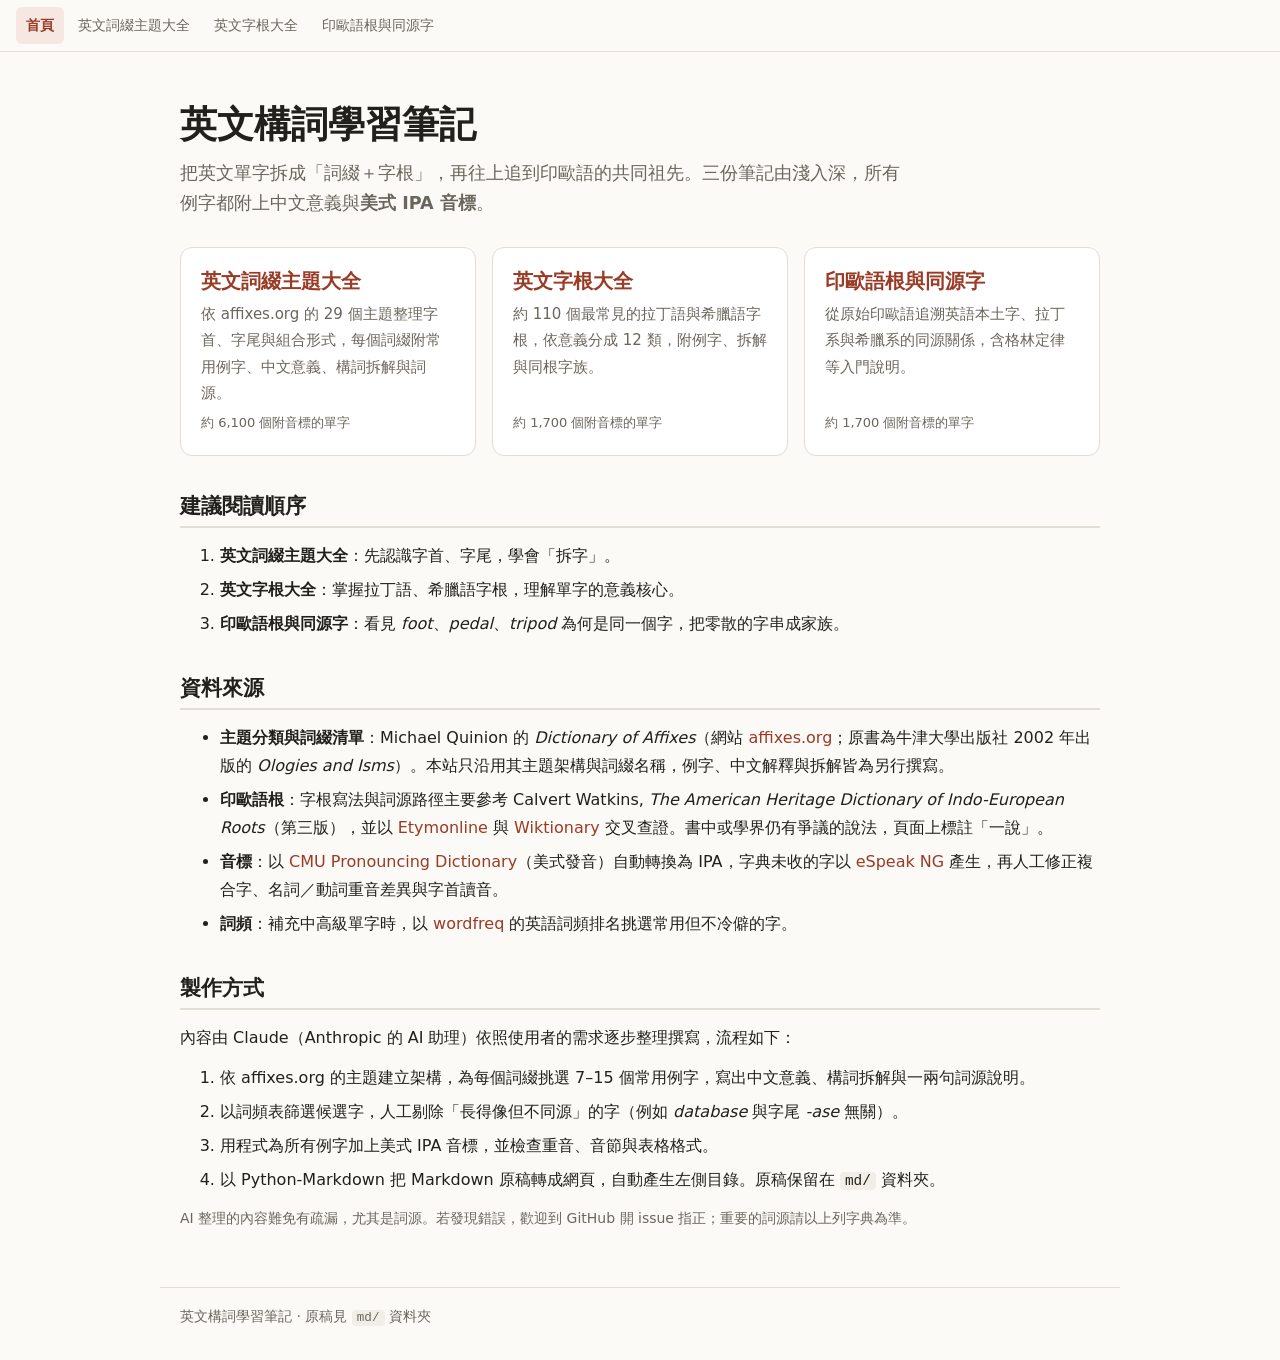
<file: index.html>
<!DOCTYPE html>
<html lang="zh-Hant">
<head>
<meta charset="utf-8">
<meta name="viewport" content="width=device-width, initial-scale=1">
<title>英文構詞學習筆記：詞綴・字根・印歐語根</title>
<meta name="description" content="英文詞綴、拉丁希臘字根與印歐語根的中文學習筆記，所有例字附美式 IPA 音標。">
<link rel="stylesheet" href="assets/style.css">
</head>
<body class="home-page">
<header class="topbar">
  <nav class="sitenav"><a href="index.html" class="active" aria-current="page">首頁</a><a href="affixes.html">英文詞綴主題大全</a><a href="roots.html">英文字根大全</a><a href="pie.html">印歐語根與同源字</a></nav>
</header>
<main class="home-main">
  <section class="hero">
    <h1>英文構詞學習筆記</h1>
    <p class="lede">把英文單字拆成「詞綴＋字根」，再往上追到印歐語的共同祖先。三份筆記由淺入深，所有例字都附上中文意義與<strong>美式 IPA 音標</strong>。</p>
  </section>

  <section class="cards">
    <a class="card" href="affixes.html">
  <h3>英文詞綴主題大全</h3>
  <p>依 affixes.org 的 29 個主題整理字首、字尾與組合形式，每個詞綴附常用例字、中文意義、構詞拆解與詞源。</p>
  <span class="meta">約 6,100 個附音標的單字</span>
</a><a class="card" href="roots.html">
  <h3>英文字根大全</h3>
  <p>約 110 個最常見的拉丁語與希臘語字根，依意義分成 12 類，附例字、拆解與同根字族。</p>
  <span class="meta">約 1,700 個附音標的單字</span>
</a><a class="card" href="pie.html">
  <h3>印歐語根與同源字</h3>
  <p>從原始印歐語追溯英語本土字、拉丁系與希臘系的同源關係，含格林定律等入門說明。</p>
  <span class="meta">約 1,700 個附音標的單字</span>
</a>
  </section>

  <section class="prose">
    <h2>建議閱讀順序</h2>
    <ol>
      <li><strong>英文詞綴主題大全</strong>：先認識字首、字尾，學會「拆字」。</li>
      <li><strong>英文字根大全</strong>：掌握拉丁語、希臘語字根，理解單字的意義核心。</li>
      <li><strong>印歐語根與同源字</strong>：看見 <em>foot</em>、<em>pedal</em>、<em>tripod</em> 為何是同一個字，把零散的字串成家族。</li>
    </ol>

    <h2>資料來源</h2>
    <ul>
      <li><strong>主題分類與詞綴清單</strong>：Michael Quinion 的 <em>Dictionary of Affixes</em>（網站 <a href="https://www.affixes.org/" rel="noopener">affixes.org</a>；原書為牛津大學出版社 2002 年出版的 <em>Ologies and Isms</em>）。本站只沿用其主題架構與詞綴名稱，例字、中文解釋與拆解皆為另行撰寫。</li>
      <li><strong>印歐語根</strong>：字根寫法與詞源路徑主要參考 Calvert Watkins, <em>The American Heritage Dictionary of Indo-European Roots</em>（第三版），並以 <a href="https://www.etymonline.com/" rel="noopener">Etymonline</a> 與 <a href="https://en.wiktionary.org/" rel="noopener">Wiktionary</a> 交叉查證。書中或學界仍有爭議的說法，頁面上標註「一說」。</li>
      <li><strong>音標</strong>：以 <a href="https://github.com/cmusphinx/cmudict" rel="noopener">CMU Pronouncing Dictionary</a>（美式發音）自動轉換為 IPA，字典未收的字以 <a href="https://github.com/espeak-ng/espeak-ng" rel="noopener">eSpeak NG</a> 產生，再人工修正複合字、名詞／動詞重音差異與字首讀音。</li>
      <li><strong>詞頻</strong>：補充中高級單字時，以 <a href="https://github.com/rspeer/wordfreq" rel="noopener">wordfreq</a> 的英語詞頻排名挑選常用但不冷僻的字。</li>
    </ul>

    <h2>製作方式</h2>
    <p>內容由 Claude（Anthropic 的 AI 助理）依照使用者的需求逐步整理撰寫，流程如下：</p>
    <ol>
      <li>依 affixes.org 的主題建立架構，為每個詞綴挑選 7–15 個常用例字，寫出中文意義、構詞拆解與一兩句詞源說明。</li>
      <li>以詞頻表篩選候選字，人工剔除「長得像但不同源」的字（例如 <em>database</em> 與字尾 <em>-ase</em> 無關）。</li>
      <li>用程式為所有例字加上美式 IPA 音標，並檢查重音、音節與表格格式。</li>
      <li>以 Python-Markdown 把 Markdown 原稿轉成網頁，自動產生左側目錄。原稿保留在 <code>md/</code> 資料夾。</li>
    </ol>
    <p class="note">AI 整理的內容難免有疏漏，尤其是詞源。若發現錯誤，歡迎到 GitHub 開 issue 指正；重要的詞源請以上列字典為準。</p>
  </section>
</main>
<footer class="foot home-foot">英文構詞學習筆記 · 原稿見 <code>md/</code> 資料夾</footer>
</body>
</html>
</file>
<file: assets/style.css>
/* ---------- tokens ---------- */
:root {
  --bg: #fbfaf7;
  --surface: #ffffff;
  --sidebar: #f3f1ec;
  --text: #22201c;
  --muted: #6b665d;
  --line: #e2ded5;
  --accent: #9a3b26;
  --accent-soft: #f6e7e2;
  --code-bg: #f1eee8;
  --row-alt: #faf8f4;
  --sidebar-w: 300px;
  --topbar-h: 52px;
  --font: "Noto Sans TC", "PingFang TC", "Microsoft JhengHei", system-ui, -apple-system, "Segoe UI", sans-serif;
  --font-ipa: "Charis SIL", "Doulos SIL", "Gentium Plus", "Noto Sans", "Lucida Sans Unicode", "Segoe UI", sans-serif;
  --font-mono: ui-monospace, "SFMono-Regular", Menlo, Consolas, monospace;
}
@media (prefers-color-scheme: dark) {
  :root {
    --bg: #1b1a18;
    --surface: #23211e;
    --sidebar: #201f1c;
    --text: #e9e5dc;
    --muted: #a39d92;
    --line: #3a3732;
    --accent: #e48a6f;
    --accent-soft: #3a2a24;
    --code-bg: #2c2a26;
    --row-alt: #26241f;
  }
}

* { box-sizing: border-box; }
html { scroll-behavior: smooth; scroll-padding-top: calc(var(--topbar-h) + 12px); }
body {
  margin: 0;
  background: var(--bg);
  color: var(--text);
  font-family: var(--font);
  font-size: 16px;
  line-height: 1.75;
  -webkit-text-size-adjust: 100%;
}
a { color: var(--accent); text-decoration: none; }
a:hover { text-decoration: underline; }

/* ---------- top bar ---------- */
.topbar {
  position: sticky; top: 0; z-index: 30;
  height: var(--topbar-h);
  display: flex; align-items: center; gap: 12px;
  padding: 0 16px;
  background: color-mix(in srgb, var(--bg) 92%, transparent);
  backdrop-filter: blur(6px);
  border-bottom: 1px solid var(--line);
}
.doc .topbar { margin-left: var(--sidebar-w); }
.sitenav { display: flex; gap: 4px; overflow-x: auto; scrollbar-width: none; }
.sitenav::-webkit-scrollbar { display: none; }
.sitenav a {
  white-space: nowrap; padding: 6px 10px; border-radius: 6px;
  color: var(--muted); font-size: 14px;
}
.sitenav a:hover { background: var(--accent-soft); color: var(--text); text-decoration: none; }
.sitenav a.active { color: var(--accent); font-weight: 600; background: var(--accent-soft); }
.menu-btn {
  display: none;
  font: inherit; font-size: 14px;
  padding: 6px 10px; border-radius: 6px;
  border: 1px solid var(--line); background: var(--surface); color: var(--text);
  cursor: pointer; white-space: nowrap;
}

/* ---------- sidebar ---------- */
.sidebar {
  position: fixed; top: 0; bottom: 0; left: 0; z-index: 40;
  width: var(--sidebar-w);
  display: flex; flex-direction: column;
  background: var(--sidebar);
  border-right: 1px solid var(--line);
}
.sidebar-head { padding: 16px 16px 10px; border-bottom: 1px solid var(--line); }
.sidebar-head .home { font-size: 13px; color: var(--muted); }
.doc-title { font-weight: 700; font-size: 17px; margin: 4px 0 10px; }
.toc-filter {
  width: 100%; font: inherit; font-size: 14px;
  padding: 7px 10px; border-radius: 6px;
  border: 1px solid var(--line); background: var(--surface); color: var(--text);
}
.toc-filter:focus { outline: 2px solid var(--accent); outline-offset: 0; }
.toc-wrap { overflow-y: auto; padding: 8px 8px 40px; flex: 1; overscroll-behavior: contain; }
.toc, .toc ul { list-style: none; margin: 0; padding: 0; }
.toc ul { padding-left: 12px; margin: 2px 0 6px; border-left: 1px solid var(--line); margin-left: 12px; }
.toc a {
  display: block; padding: 3px 8px; border-radius: 5px;
  color: var(--text); font-size: 14px; line-height: 1.45;
}
.toc-h3 a { color: var(--muted); font-size: 13.5px; }
.toc a:hover { background: var(--accent-soft); text-decoration: none; }
.toc a.current { color: var(--accent); background: var(--accent-soft); font-weight: 600; }
.toc summary { list-style: none; cursor: pointer; position: relative; padding-left: 14px; }
.toc summary::-webkit-details-marker { display: none; }
.toc summary::before {
  content: "▸"; position: absolute; left: 0; top: 4px;
  font-size: 11px; color: var(--muted); transition: transform .15s;
}
.toc details[open] > summary::before { transform: rotate(90deg); }
.toc > li:not(:has(details)) > a { padding-left: 22px; }
.toc .hidden { display: none; }

/* ---------- content ---------- */
.content {
  margin-left: var(--sidebar-w);
  padding: 24px 40px 60px;
  max-width: calc(var(--sidebar-w) + 1000px);
}
.content > * { max-width: 1000px; }
h1, h2, h3, h4 { line-height: 1.35; scroll-margin-top: calc(var(--topbar-h) + 12px); }
h1 { font-size: 2rem; margin: 8px 0 16px; }
h2 { font-size: 1.55rem; margin: 48px 0 14px; padding-bottom: 6px; border-bottom: 2px solid var(--line); }
h3 { font-size: 1.2rem; margin: 32px 0 8px; }
h4 { font-size: 1.05rem; margin: 24px 0 6px; }
h3 code, h2 code { font-size: .95em; }
p, ul, ol { margin: 8px 0 12px; }
blockquote {
  margin: 10px 0 14px; padding: 8px 14px;
  border-left: 4px solid var(--accent);
  background: var(--accent-soft);
  border-radius: 0 6px 6px 0;
  color: var(--text);
}
blockquote p { margin: 4px 0; }
code {
  font-family: var(--font-mono); font-size: .9em;
  background: var(--code-bg); padding: 1px 5px; border-radius: 4px;
}
pre { background: var(--code-bg); padding: 12px 16px; border-radius: 8px; overflow-x: auto; line-height: 1.5; }
pre code { background: none; padding: 0; }
hr { border: 0; border-top: 1px solid var(--line); margin: 32px 0; }

.table-wrap { overflow-x: auto; margin: 10px 0 18px; border: 1px solid var(--line); border-radius: 8px; background: var(--surface); }
table { border-collapse: collapse; width: 100%; font-size: 15px; }
th, td { padding: 7px 12px; text-align: left; vertical-align: top; border-bottom: 1px solid var(--line); }
th { background: var(--code-bg); font-weight: 600; white-space: nowrap; position: sticky; top: 0; }
tbody tr:nth-child(even) { background: var(--row-alt); }
tbody tr:last-child td { border-bottom: 0; }
td:first-child { font-weight: 600; white-space: nowrap; }
.ipa { font-family: var(--font-ipa); color: var(--muted); white-space: nowrap; }
td .ipa { color: inherit; }

.foot { margin-top: 48px; padding-top: 16px; border-top: 1px solid var(--line); color: var(--muted); font-size: 14px; }

/* ---------- home ---------- */
.home-main { max-width: 960px; margin: 0 auto; padding: 32px 20px 20px; }
.hero h1 { font-size: 2.3rem; margin: 16px 0 8px; }
.lede { font-size: 1.1rem; color: var(--muted); max-width: 720px; }
.cards { display: grid; grid-template-columns: repeat(auto-fit, minmax(260px, 1fr)); gap: 16px; margin: 28px 0 12px; }
.card {
  display: flex; flex-direction: column; gap: 6px;
  padding: 20px; border: 1px solid var(--line); border-radius: 12px;
  background: var(--surface); color: var(--text);
  transition: border-color .15s, transform .15s;
}
.card:hover { border-color: var(--accent); transform: translateY(-2px); text-decoration: none; }
.card h3 { margin: 0; font-size: 1.25rem; color: var(--accent); }
.card p { margin: 0; color: var(--muted); font-size: 15px; flex: 1; }
.card .meta { font-size: 13px; color: var(--muted); }
.prose h2 { font-size: 1.3rem; margin-top: 36px; }
.prose li { margin: 6px 0; }
.note { font-size: 14px; color: var(--muted); }
.home-foot { max-width: 960px; margin: 24px auto 32px; padding: 16px 20px 0; }

/* ---------- mobile ---------- */
.scrim { position: fixed; inset: 0; background: rgba(0,0,0,.35); z-index: 35; }
@media (max-width: 900px) {
  .doc .topbar { margin-left: 0; }
  .menu-btn { display: inline-block; }
  .sidebar { transform: translateX(-100%); transition: transform .2s ease; width: min(86vw, var(--sidebar-w)); }
  .sidebar.open { transform: none; box-shadow: 0 0 24px rgba(0,0,0,.2); }
  .content { margin-left: 0; padding: 16px 16px 48px; }
  h1 { font-size: 1.6rem; }
  h2 { font-size: 1.35rem; }
  table { font-size: 14px; }
  th, td { padding: 6px 9px; }
}
@media print {
  .sidebar, .topbar, .scrim { display: none !important; }
  .content { margin: 0; padding: 0; }
}
</file>
